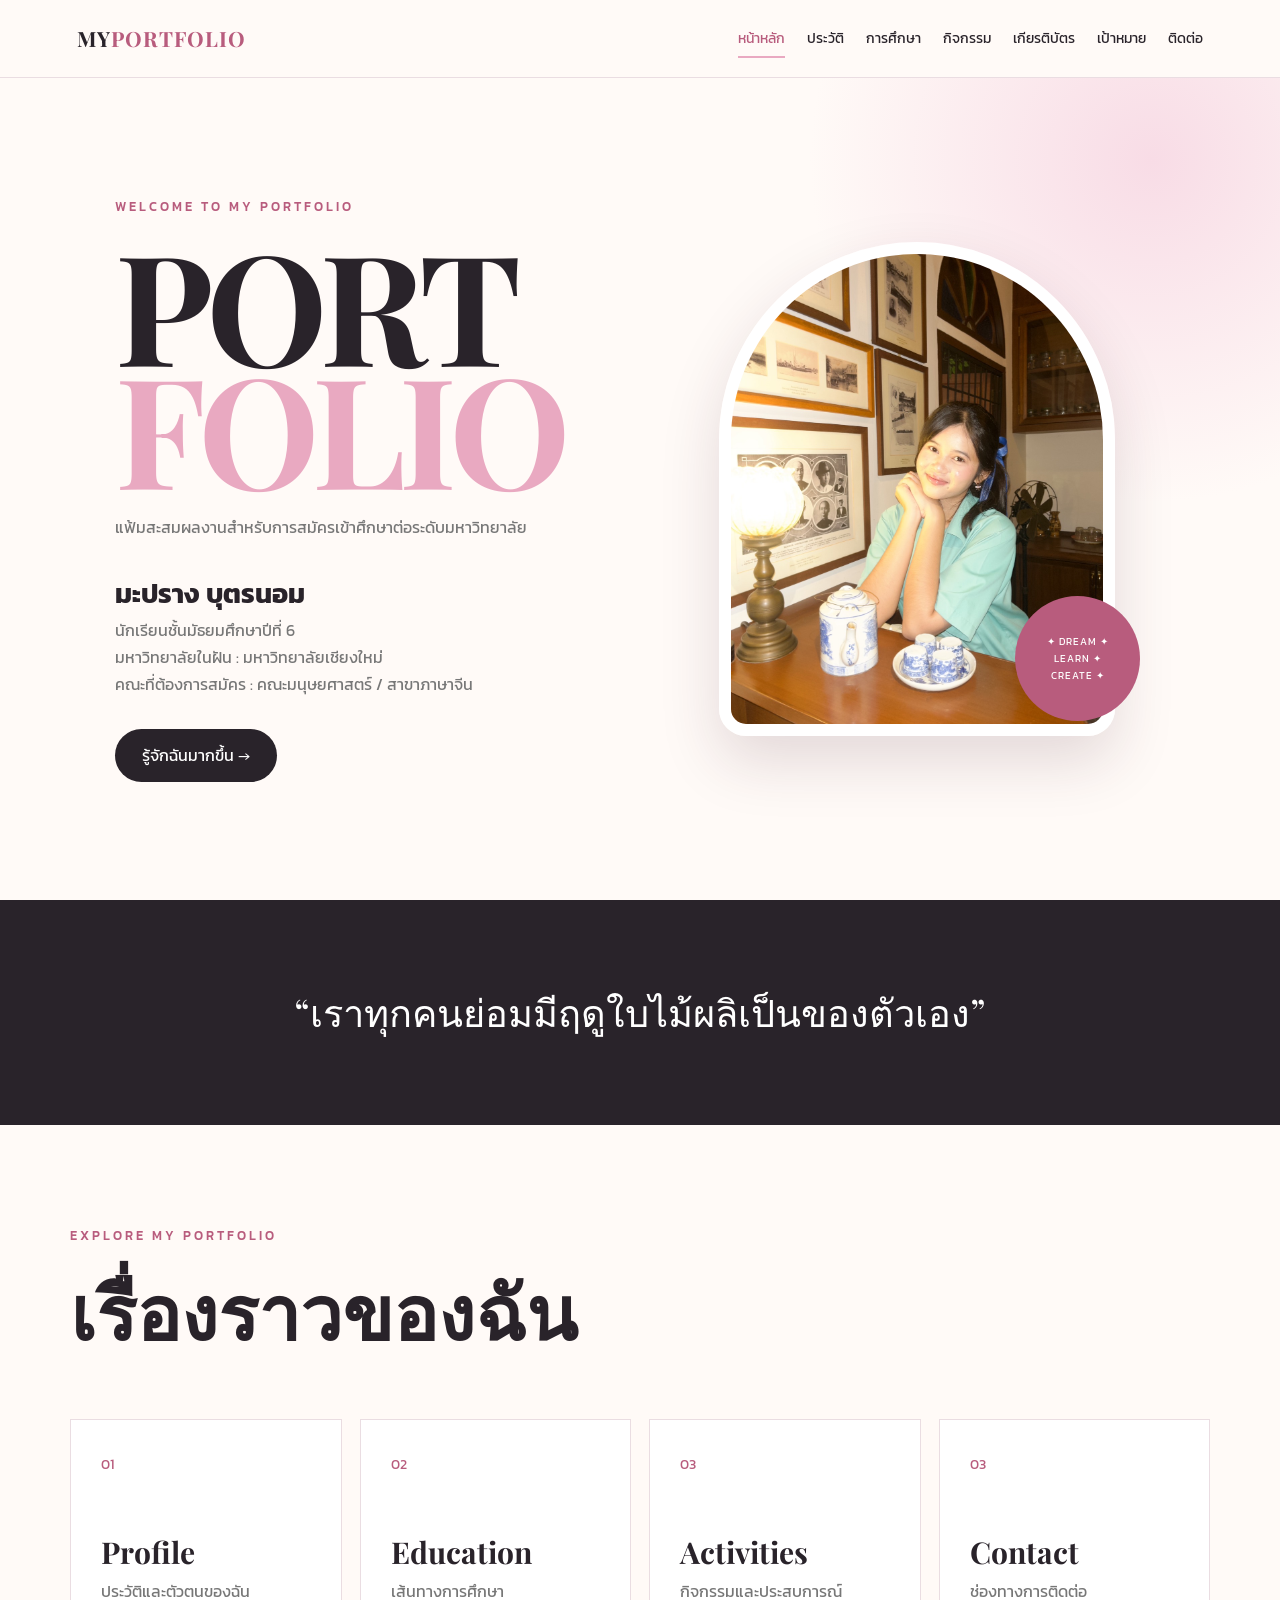
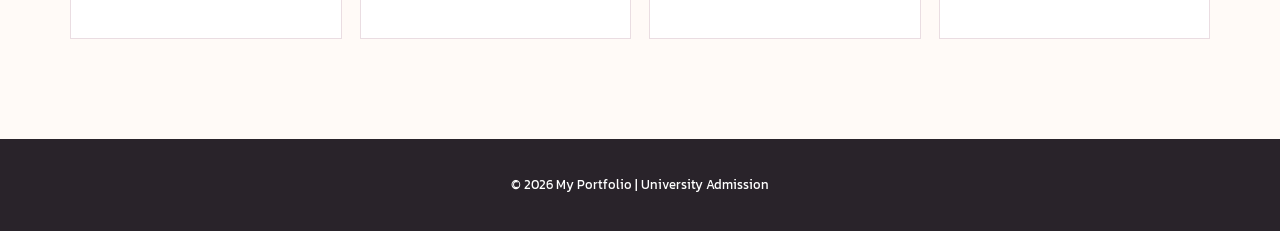
<file: index.html>
<!DOCTYPE html>
<html lang="th">
<head>
    <meta charset="UTF-8">
    <meta name="viewport" content="width=device-width, initial-scale=1.0">
    <title>Portfolio | ชื่อของคุณ</title>
    <link rel="stylesheet" href="css/style.css">
    <link href="https://fonts.googleapis.com/css2?family=Kanit:wght@300;400;500;600;700&family=Playfair+Display:wght@600;700&display=swap" rel="stylesheet">
</head>

<body>

<header class="navbar">
    <a href="index.html" class="logo">MY<span>PORTFOLIO</span></a>

    <button class="menu-btn">☰</button>

    <nav>
        <a href="index.html" class="active">หน้าหลัก</a>
        <a href="profile.html">ประวัติ</a>
        <a href="education.html">การศึกษา</a>
        <a href="activities.html">กิจกรรม</a>
        <a href="certificates.html">เกียรติบัตร</a>
        <a href="goals.html">เป้าหมาย</a>
        <a href="contact.html">ติดต่อ</a>
    </nav>
</header>

<main>

<section class="hero">
    <div class="hero-text reveal">
        <p class="small-title">WELCOME TO MY PORTFOLIO</p>

        <h1>
            PORT<br>
            <span>FOLIO</span>
        </h1>

        <p class="hero-description">
            แฟ้มสะสมผลงานสำหรับการสมัครเข้าศึกษาต่อระดับมหาวิทยาลัย
        </p>

        <div class="hero-info">
            <h2>มะปราง บุตรนอม</h2>
            <p>นักเรียนชั้นมัธยมศึกษาปีที่ 6</p>
            <p>มหาวิทยาลัยในฝัน : มหาวิทยาลัยเชียงใหม่</p>
            <p>คณะที่ต้องการสมัคร : คณะมนุษยศาสตร์ / สาขาภาษาจีน</p>
        </div>

        <a href="profile.html" class="btn">รู้จักฉันมากขึ้น →</a>
    </div>

    <div class="hero-image reveal">
        <div class="image-frame">
            <img src="images/IMG_4064.jpeg" alt="รูปโปรไฟล์">
        </div>

        <div class="circle-text">
            ✦ DREAM ✦ LEARN ✦ CREATE ✦
        </div>
    </div>
</section>

<section class="quote-section reveal">
    <p>“เราทุกคนย่อมมีฤดูใบไม้ผลิเป็นของตัวเอง”</p>
</section>

<section class="quick-section">
    <div class="section-title reveal">
        <p>EXPLORE MY PORTFOLIO</p>
        <h2>เรื่องราวของฉัน</h2>
    </div>

    <div class="card-grid">

        <a href="profile.html" class="menu-card reveal">
            <span>01</span>
            <h3>Profile</h3>
            <p>ประวัติและตัวตนของฉัน</p>
        </a>

        <a href="education.html" class="menu-card reveal">
            <span>02</span>
            <h3>Education</h3>
            <p>เส้นทางการศึกษา</p>
        </a>

        <a href="activities.html" class="menu-card reveal">
            <span>03</span>
            <h3>Activities</h3>
            <p>กิจกรรมและประสบการณ์</p>
        </a>

        <a href="contact.html" class="menu-card reveal">
            <span>03</span>
            <h3>Contact</h3>
            <p>ช่องทางการติดต่อ</p>
        </a>

    </div>
</section>

</main>

<footer>
    <p>© 2026 My Portfolio | University Admission</p>
</footer>

<script src="js/main.js"></script>
</body>
</html>
</file>
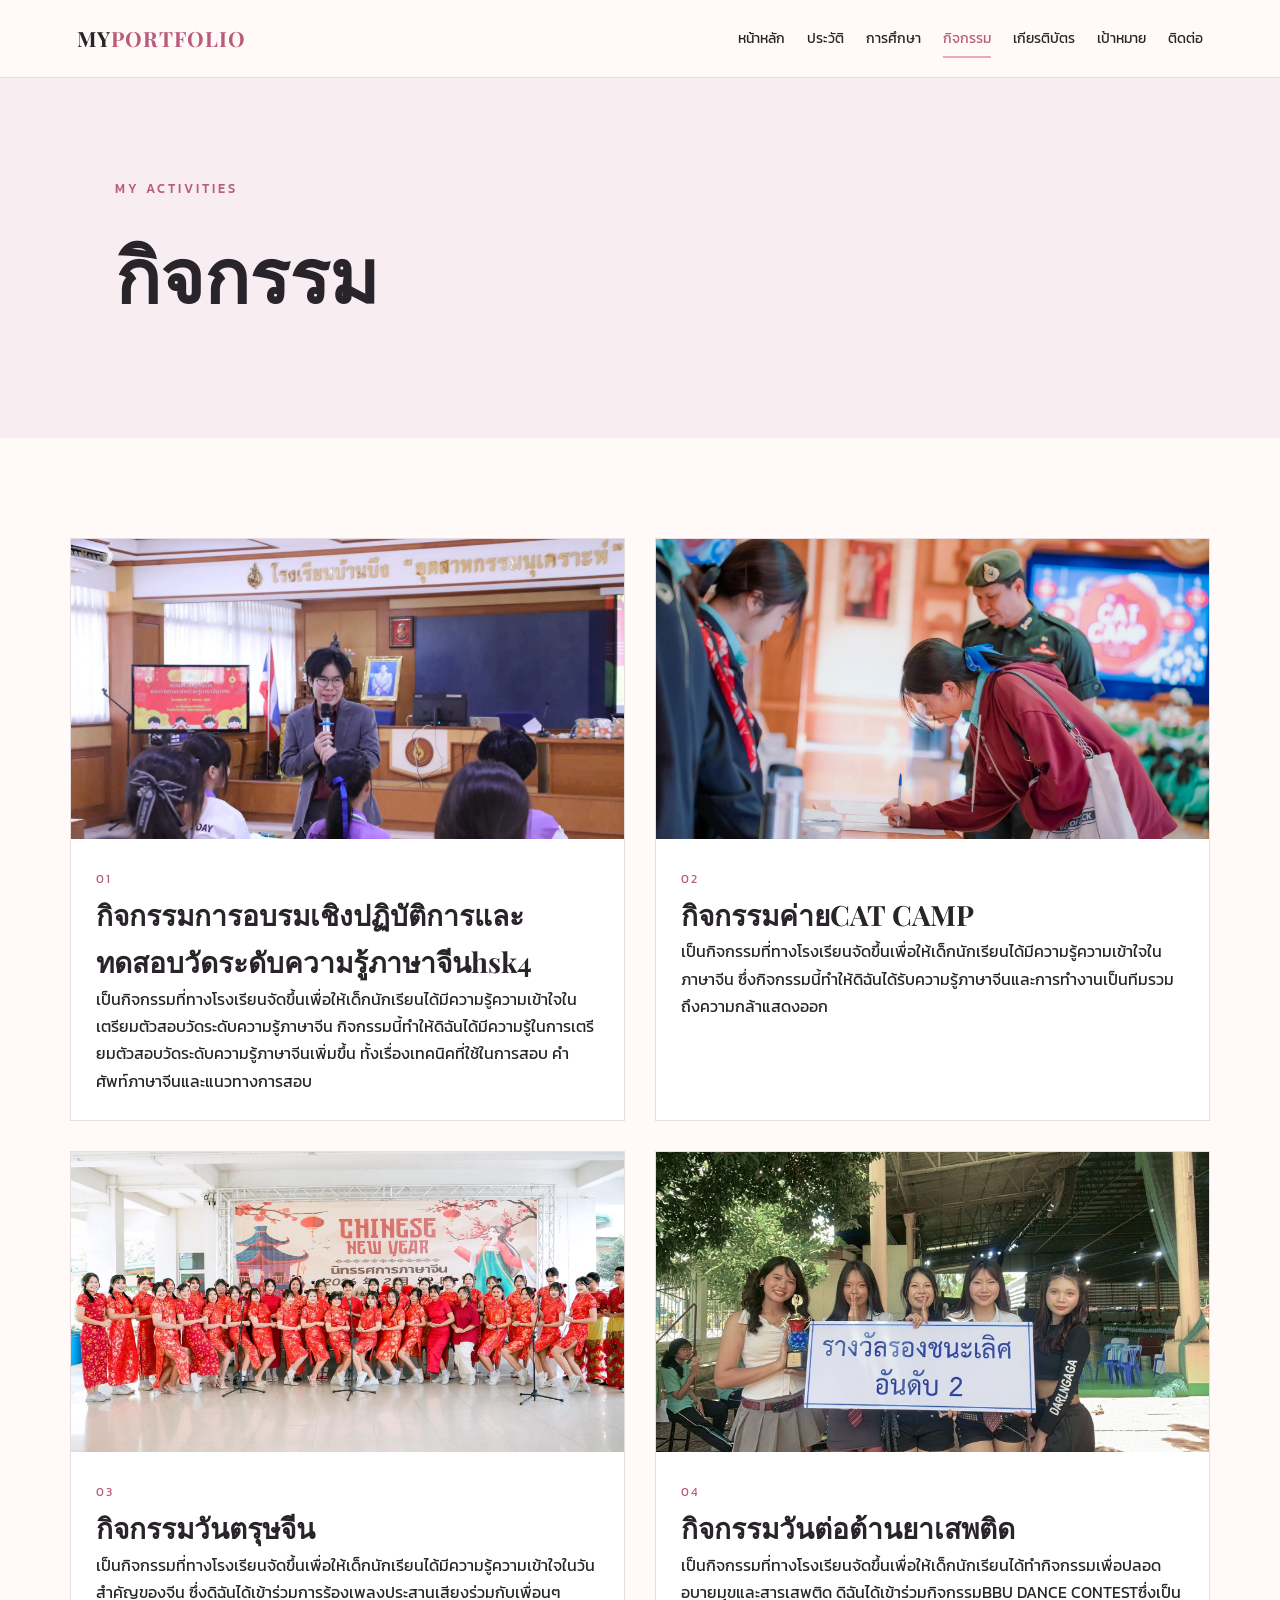
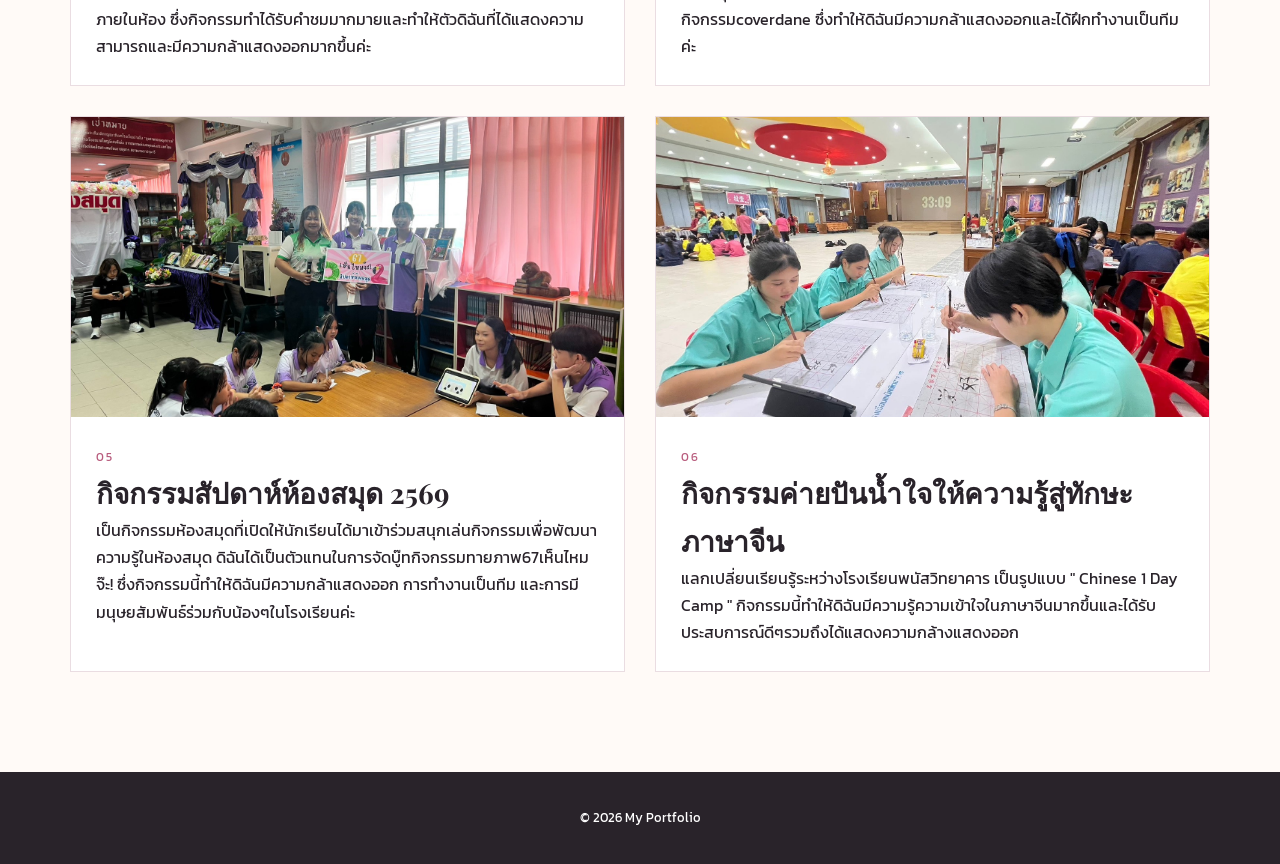
<file: activities.html>
<!DOCTYPE html>
<html lang="th">
<head>
<meta charset="UTF-8">
<meta name="viewport" content="width=device-width, initial-scale=1.0">
<title>Activities | My Portfolio</title>
<link rel="stylesheet" href="css/style.css">
<link href="https://fonts.googleapis.com/css2?family=Kanit:wght@300;400;500;600;700&family=Playfair+Display:wght@600;700&display=swap" rel="stylesheet">
</head>

<body>

<header class="navbar">
<a href="index.html" class="logo">MY<span>PORTFOLIO</span></a>
<button class="menu-btn">☰</button>

<nav>
<a href="index.html">หน้าหลัก</a>
<a href="profile.html">ประวัติ</a>
<a href="education.html">การศึกษา</a>
<a href="activities.html" class="active">กิจกรรม</a>
<a href="certificates.html">เกียรติบัตร</a>
<a href="goals.html">เป้าหมาย</a>
<a href="contact.html">ติดต่อ</a>
</nav>
</header>

<main>

<section class="page-header">
<p>MY ACTIVITIES</p>
<h1>กิจกรรม</h1>
</section>

<section class="gallery-grid">

  <div class="activity-card reveal">
<img src="images/1000016197_d7d8314f978ae24e54bb75f91ce47234-9_6_2569 13_22_47.jpeg" alt="กิจกรรม">
<div class="activity-content">
<span>01</span>
<h2>กิจกรรมการอบรมเชิงปฏิบัติการและทดสอบวัดระดับความรู้ภาษาจีนhsk4</h2>
<p>เป็นกิจกรรมที่ทางโรงเรียนจัดขึ้นเพื่อให้เด็กนักเรียนได้มีความรู้ความเข้าใจในเตรียมตัวสอบวัดระดับความรู้ภาษาจีน 
  กิจกรรมนี้ทำให้ดิฉันได้มีความรู้ในการเตรียมตัวสอบวัดระดับความรู้ภาษาจีนเพิ่มขึ้น ทั้งเรื่องเทคนิคที่ใช้ในการสอบ คำศัพท์ภาษาจีนและแนวทางการสอบ</p>
</div>
</div>

  <div class="activity-card reveal">
<img src="images/FB_IMG_1780912357228.jpg" alt="กิจกรรม">
<div class="activity-content">
<span>02</span>
<h2>กิจกรรมค่ายCAT CAMP</h2>
<p>เป็นกิจกรรมที่ทางโรงเรียนจัดขึ้นเพื่อให้เด็กนักเรียนได้มีความรู้ความเข้าใจในภาษาจีน ซึ่งกิจกรรมนี้ทำให้ดิฉันได้รับความรู้ภาษาจีนและการทำงานเป็นทีมรวมถึงความกล้าแสดงออก</p>
</div>
</div>
  
<div class="activity-card reveal">
<img src="images/FB_IMG_1780911938243.jpg" alt="กิจกรรม">
<div class="activity-content">
<span>03</span>
<h2>กิจกรรมวันตรุษจีน</h2>
<p>เป็นกิจกรรมที่ทางโรงเรียนจัดขึ้นเพื่อให้เด็กนักเรียนได้มีความรู้ความเข้าใจในวันสำคัญของจีน ซึ่งดิฉันได้เข้าร่วมการร้องเพลงประสานเสียงร่วมกับเพื่อนๆภายในห้อง 
  ซึ่งกิจกรรมทำได้รับคำชมมากมายและทำให้ตัวดิฉันที่ได้แสดงความสามารถและมีความกล้าแสดงออกมากขึ้นค่ะ</p>
</div>
</div>

  <div class="activity-card reveal">
<img src="images/IMG_3815.jpeg" alt="กิจกรรม">
<div class="activity-content">
<span>04</span>
<h2>กิจกรรมวันต่อต้านยาเสพติด</h2>
<p>เป็นกิจกรรมที่ทางโรงเรียนจัดขึ้นเพื่อให้เด็กนักเรียนได้ทำกิจกรรมเพื่อปลอดอบายมุขและสารเสพติด ดิฉันได้เข้าร่วมกิจกรรมBBU DANCE CONTESTซึ่งเป็นกิจกรรมcoverdane 
  ซึ่งทำให้ดิฉันมีความกล้าแสดงออกและได้ฝึกทำงานเป็นทีมค่ะ</p>
</div>
</div>

<div class="activity-card reveal">
<img src="images/1789521775600.jpg" alt="กิจกรรม">
<div class="activity-content">
<span>05</span>
<h2>กิจกรรมสัปดาห์ห้องสมุด 2569</h2>
<p>เป็นกิจกรรมห้องสมุดที่เปิดให้นักเรียนได้มาเข้าร่วมสนุกเล่นกิจกรรมเพื่อพัฒนาความรู้ในห้องสมุด ดิฉันได้เป็นตัวแทนในการจัดบู๊ทกิจกรรมทายภาพ67เห็นไหมจ๊ะ! 
  ซึ่งกิจกรรมนี้ทำให้ดิฉันมีความกล้าแสดงออก การทำงานเป็นทีม และการมีมนุษยสัมพันธ์ร่วมกับน้องๆในโรงเรียนค่ะ</p>
</div>
</div>

<div class="activity-card reveal">
<img src="images/1780913693893.jpg" alt="กิจกรรม">
<div class="activity-content">
<span>06</span>
<h2>กิจกรรมค่ายปันน้ำใจให้ความรู้สู่ทักษะภาษาจีน</h2>
<p>แลกเปลี่ยนเรียนรู้ระหว่างโรงเรียนพนัสวิทยาคาร 
เป็นรูปแบบ " Chinese 1 Day Camp " กิจกรรมนี้ทำให้ดิฉันมีความรู้ความเข้าใจในภาษาจีนมากขึ้นและได้รับประสบการณ์ดีๆรวมถึงได้แสดงความกล้างแสดงออก</p>
</div>
</div>

</section>

</main>

<footer>
<p>© 2026 My Portfolio</p>
</footer>

<script src="js/main.js"></script>
</body>
</html>
</file>
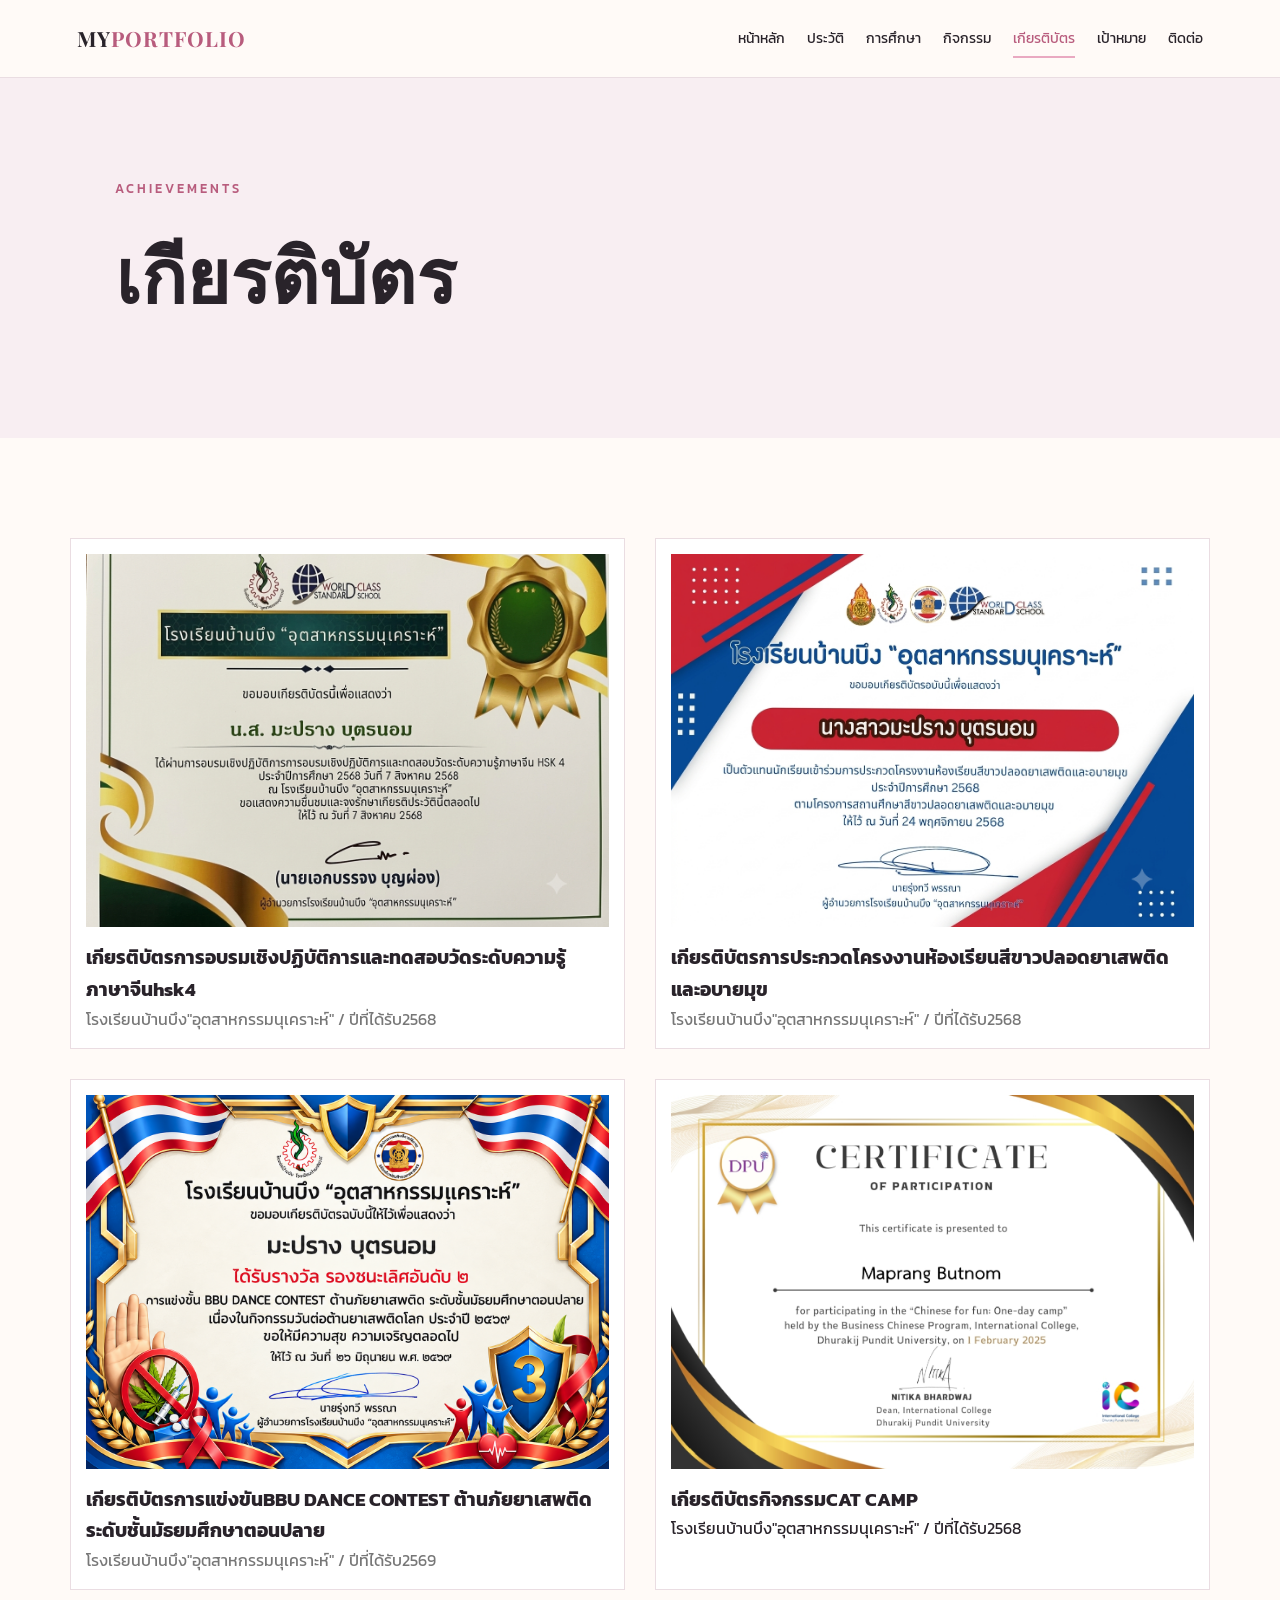
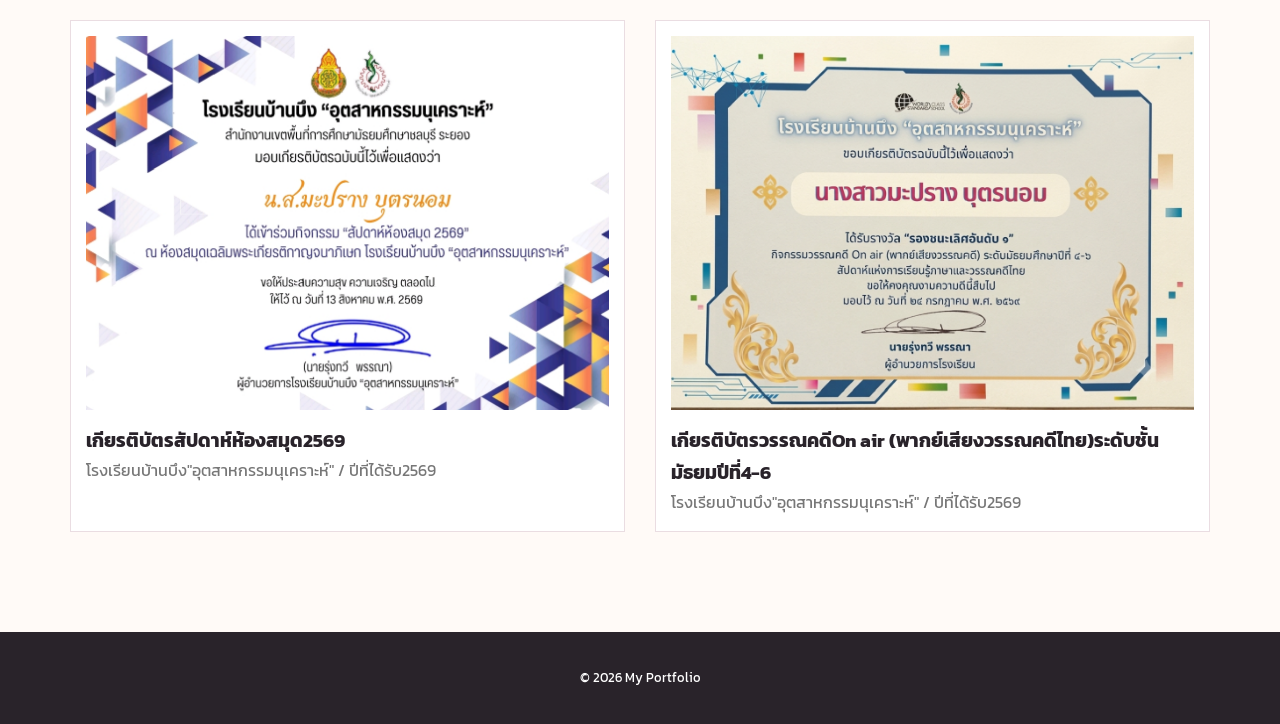
<file: certificates.html>
<!D<!DOCTYPE html>
<html lang="th">
<head>
<meta charset="UTF-8">
<meta name="viewport" content="width=device-width, initial-scale=1.0">
<title>Certificates | My Portfolio</title>
<link rel="stylesheet" href="css/style.css">
<link href="https://fonts.googleapis.com/css2?family=Kanit:wght@300;400;500;600;700&family=Playfair+Display:wght@600;700&display=swap" rel="stylesheet">
</head>

<body>

<header class="navbar">
<a href="index.html" class="logo">MY<span>PORTFOLIO</span></a>
<button class="menu-btn">☰</button>

<nav>
<a href="index.html">หน้าหลัก</a>
<a href="profile.html">ประวัติ</a>
<a href="education.html">การศึกษา</a>
<a href="activities.html">กิจกรรม</a>
<a href="certificates.html" class="active">เกียรติบัตร</a>
<a href="goals.html">เป้าหมาย</a>
<a href="contact.html">ติดต่อ</a>
</nav>
</header>

<main>

<section class="page-header">
<p>ACHIEVEMENTS</p>
<h1>เกียรติบัตร</h1>
</section>

<section class="certificate-grid">

<div class="certificate reveal">
<img src="images/1789527361966.png" alt="Certificate">
<h3>เกียรติบัตรการอบรมเชิงปฏิบัติการและทดสอบวัดระดับความรู้ภาษาจีนhsk4</h3>
<p>โรงเรียนบ้านบึง"อุตสาหกรรมนุเคราะห์" / ปีที่ได้รับ2568</p>
</div>

<div class="certificate reveal">
<img src="images/1789527272752.png" alt="Certificate">
<h3>เกียรติบัตรการประกวดโครงงานห้องเรียนสีขาวปลอดยาเสพติดและอบายมุข</h3>
<p>โรงเรียนบ้านบึง"อุตสาหกรรมนุเคราะห์" / ปีที่ได้รับ2568</p>
</div>

  <div class="certificate reveal">
<img src="images/IMG_4080.png" alt="Certificate">
<h3>เกียรติบัตรการแข่งขันBBU DANCE CONTEST ต้านภัยยาเสพติด ระดับชั้นมัธยมศึกษาตอนปลาย</h3>
<p>โรงเรียนบ้านบึง"อุตสาหกรรมนุเคราะห์" / ปีที่ได้รับ2569</p>
</div>

<div class="certificate reveal">
<img src="images/IMG_4082.jpeg" alt="Certificate">
<h3>เกียรติบัตรกิจกรรมCAT CAMP</h3>
</p>โรงเรียนบ้านบึง"อุตสาหกรรมนุเคราะห์" / ปีที่ได้รับ2568</p>
</div>

<div class="certificate reveal">
<img src="images/1786605404196.jpg" alt="Certificate">
<h3>เกียรติบัตรสัปดาห์ห้องสมุด2569</h3>
<p>โรงเรียนบ้านบึง"อุตสาหกรรมนุเคราะห์" / ปีที่ได้รับ2569</p>
</div>

  <div class="certificate reveal">
<img src="images/1789527027895.png" alt="Certificate">
<h3>เกียรติบัตรวรรณคดีOn air (พากย์เสียงวรรณคดีไทย)ระดับชั้นมัธยมปีที่4-6</h3>
<p>โรงเรียนบ้านบึง"อุตสาหกรรมนุเคราะห์" / ปีที่ได้รับ2569</p>
</div>

</section>

</main>

<footer>
<p>© 2026 My Portfolio</p>
</footer>

<script src="js/main.js"></script>
</body>
</html>
</file>
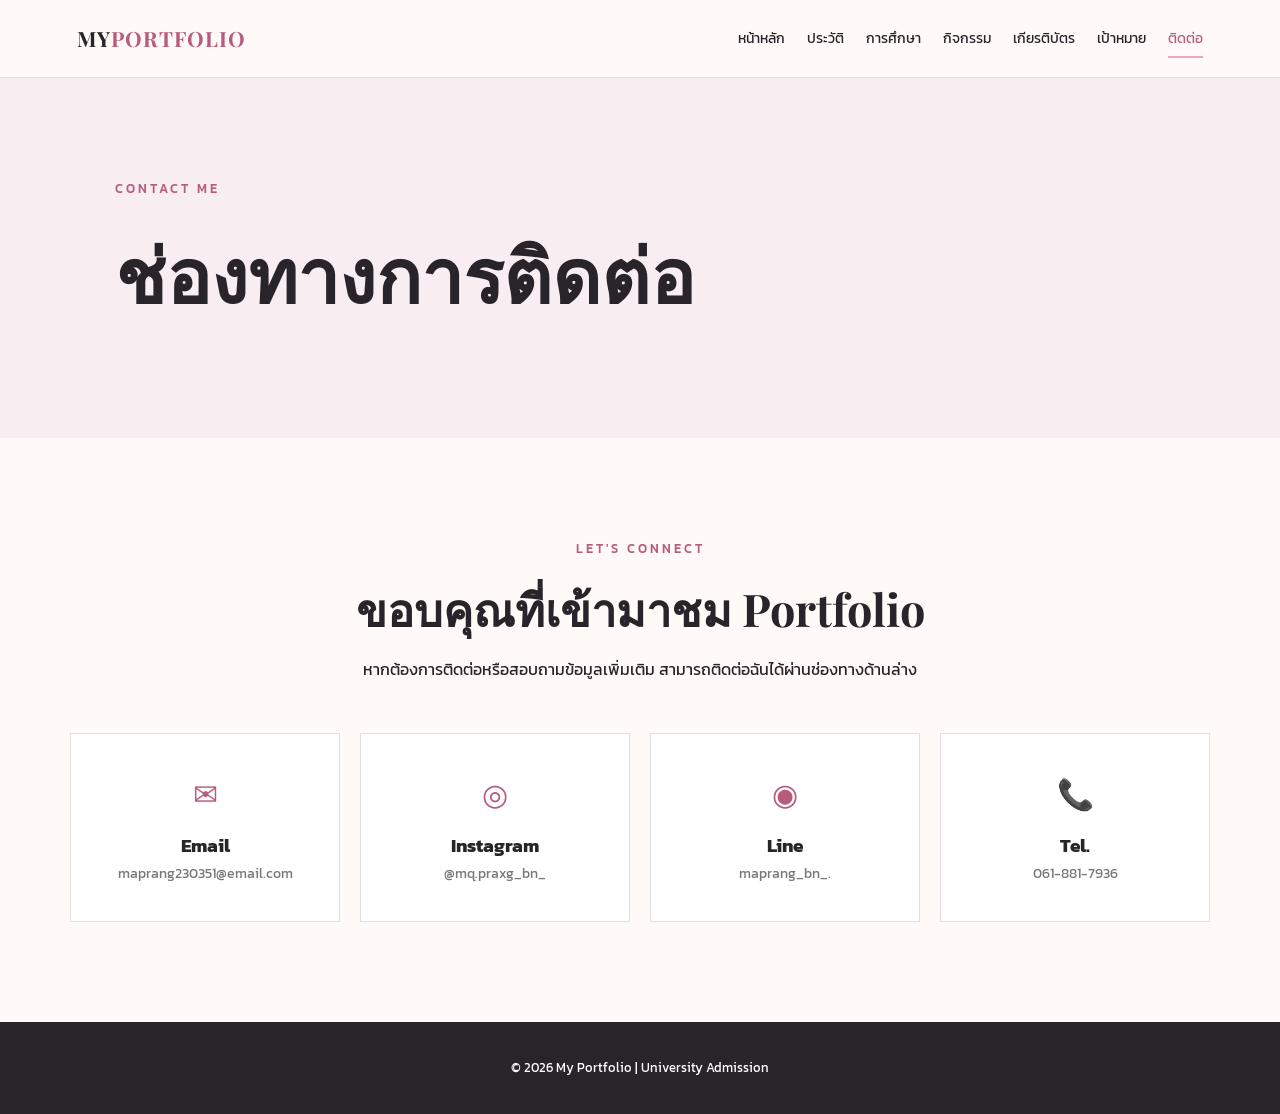
<file: contact.html>
<!DOCTYPE html>
<html lang="th">
<head>
<meta charset="UTF-8">
<meta name="viewport" content="width=device-width, initial-scale=1.0">
<title>Contact | My Portfolio</title>
<link rel="stylesheet" href="css/style.css">
<link href="https://fonts.googleapis.com/css2?family=Kanit:wght@300;400;500;600;700&family=Playfair+Display:wght@600;700&display=swap" rel="stylesheet">
</head>

<body>

<header class="navbar">
<a href="index.html" class="logo">MY<span>PORTFOLIO</span></a>
<button class="menu-btn">☰</button>

<nav>
<a href="index.html">หน้าหลัก</a>
<a href="profile.html">ประวัติ</a>
<a href="education.html">การศึกษา</a>
<a href="activities.html">กิจกรรม</a>
<a href="certificates.html">เกียรติบัตร</a>
<a href="goals.html">เป้าหมาย</a>
<a href="contact.html" class="active">ติดต่อ</a>
</nav>
</header>

<main>

<section class="page-header">
<p>CONTACT ME</p>
<h1>ช่องทางการติดต่อ</h1>
</section>

<section class="contact-section">

<div class="contact-intro reveal">
<p class="label">LET'S CONNECT</p>
<h2>ขอบคุณที่เข้ามาชม Portfolio</h2>
<p>
หากต้องการติดต่อหรือสอบถามข้อมูลเพิ่มเติม
สามารถติดต่อฉันได้ผ่านช่องทางด้านล่าง
</p>
</div>

<div class="contact-grid">

<a href="mailto:your@email.com" class="contact-card reveal">
<span>✉</span>
<h3>Email</h3>
<p>maprang230351@email.com</p>
</a>

<a href="#" class="contact-card reveal">
<span>◎</span>
<h3>Instagram</h3>
<p>@mq.praxg_bn_</p>
</a>

<a href="#" class="contact-card reveal">
<span>◉</span>
<h3>Line</h3>
<p>maprang_bn_.</p>
</a>

<a href="#" class="contact-card reveal">
<span>📞</span>
<h3>Tel.</h3>
<p>061-881-7936</p>
</a>

</div>

</section>

</main>

<footer>
<p>© 2026 My Portfolio | University Admission</p>
</footer>

<script src="js/main.js"></script>
</body>
</html>
</file>
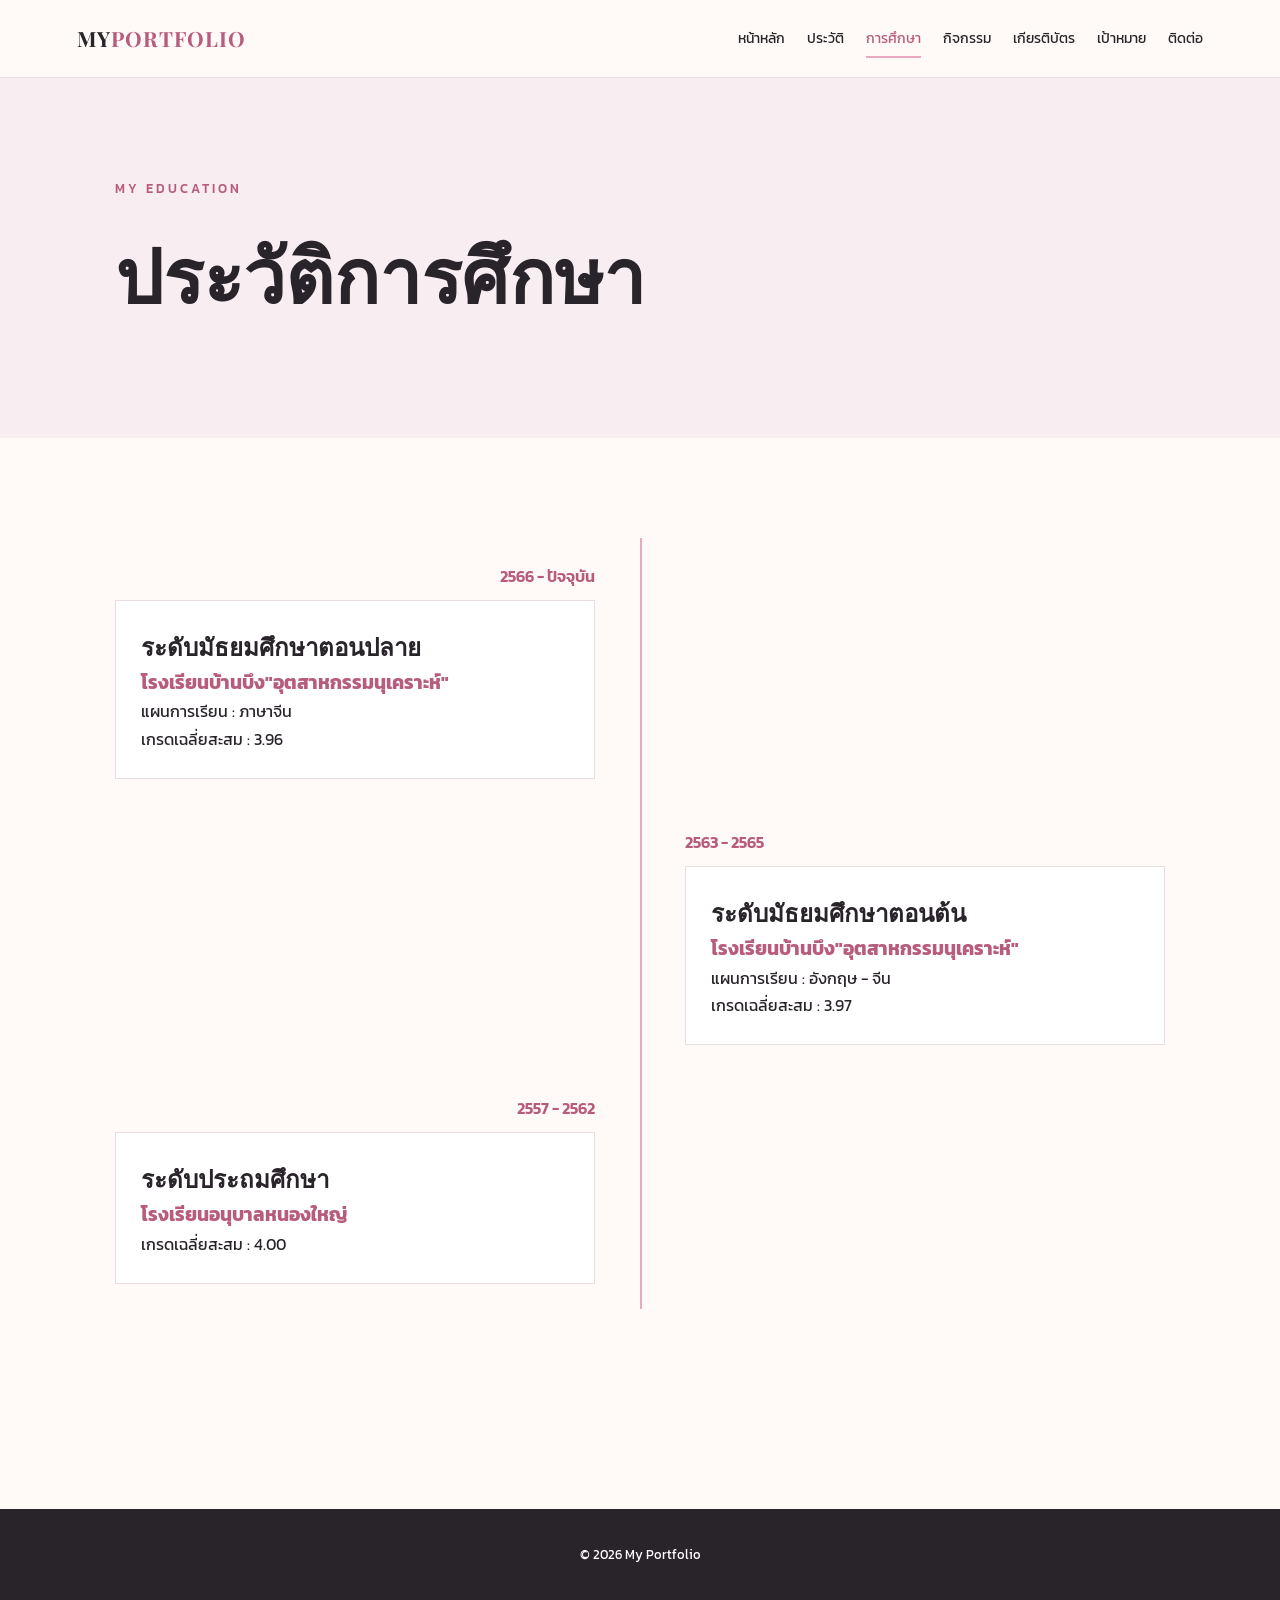
<file: education.html>
<!DOCTYPE html>
<html lang="th">
<head>
<meta charset="UTF-8">
<meta name="viewport" content="width=device-width, initial-scale=1.0">
<title>Education | My Portfolio</title>
<link rel="stylesheet" href="css/style.css">
<link href="https://fonts.googleapis.com/css2?family=Kanit:wght@300;400;500;600;700&family=Playfair+Display:wght@600;700&display=swap" rel="stylesheet">
</head>

<body>

<header class="navbar">
<a href="index.html" class="logo">MY<span>PORTFOLIO</span></a>
<button class="menu-btn">☰</button>

<nav>
<a href="index.html">หน้าหลัก</a>
<a href="profile.html">ประวัติ</a>
<a href="education.html" class="active">การศึกษา</a>
<a href="activities.html">กิจกรรม</a>
<a href="certificates.html">เกียรติบัตร</a>
<a href="goals.html">เป้าหมาย</a>
<a href="contact.html">ติดต่อ</a>
</nav>
</header>

<main>

<section class="page-header">
<p>MY EDUCATION</p>
<h1>ประวัติการศึกษา</h1>
</section>

<section class="timeline">

<div class="timeline-item reveal">
<div class="timeline-year">2566 - ปัจจุบัน</div>
<div class="timeline-card">
<h2>ระดับมัธยมศึกษาตอนปลาย</h2>
<h3>โรงเรียนบ้านบึง"อุตสาหกรรมนุเคราะห์"</h3>
<p>แผนการเรียน : ภาษาจีน</p>
<p>เกรดเฉลี่ยสะสม : 3.96</p>
</div>
</div>

<div class="timeline-item reveal">
<div class="timeline-year">2563 - 2565</div>
<div class="timeline-card">
<h2>ระดับมัธยมศึกษาตอนต้น</h2>
<h3>โรงเรียนบ้านบึง"อุตสาหกรรมนุเคราะห์"</h3>
<p>แผนการเรียน : อังกฤษ - จีน</p>
<p>เกรดเฉลี่ยสะสม : 3.97</p>
</div>
</div>

<div class="timeline-item reveal">
<div class="timeline-year">2557 - 2562</div>
<div class="timeline-card">
<h2>ระดับประถมศึกษา</h2>
<h3>โรงเรียนอนุบาลหนองใหญ่</h3>
<p>เกรดเฉลี่ยสะสม : 4.00</p>
</div>
</div>

</section>

<section class="stats">

</main>

<footer>
<p>© 2026 My Portfolio</p>
</footer>

<script src="js/main.js"></script>
</body>
</html>
</file>
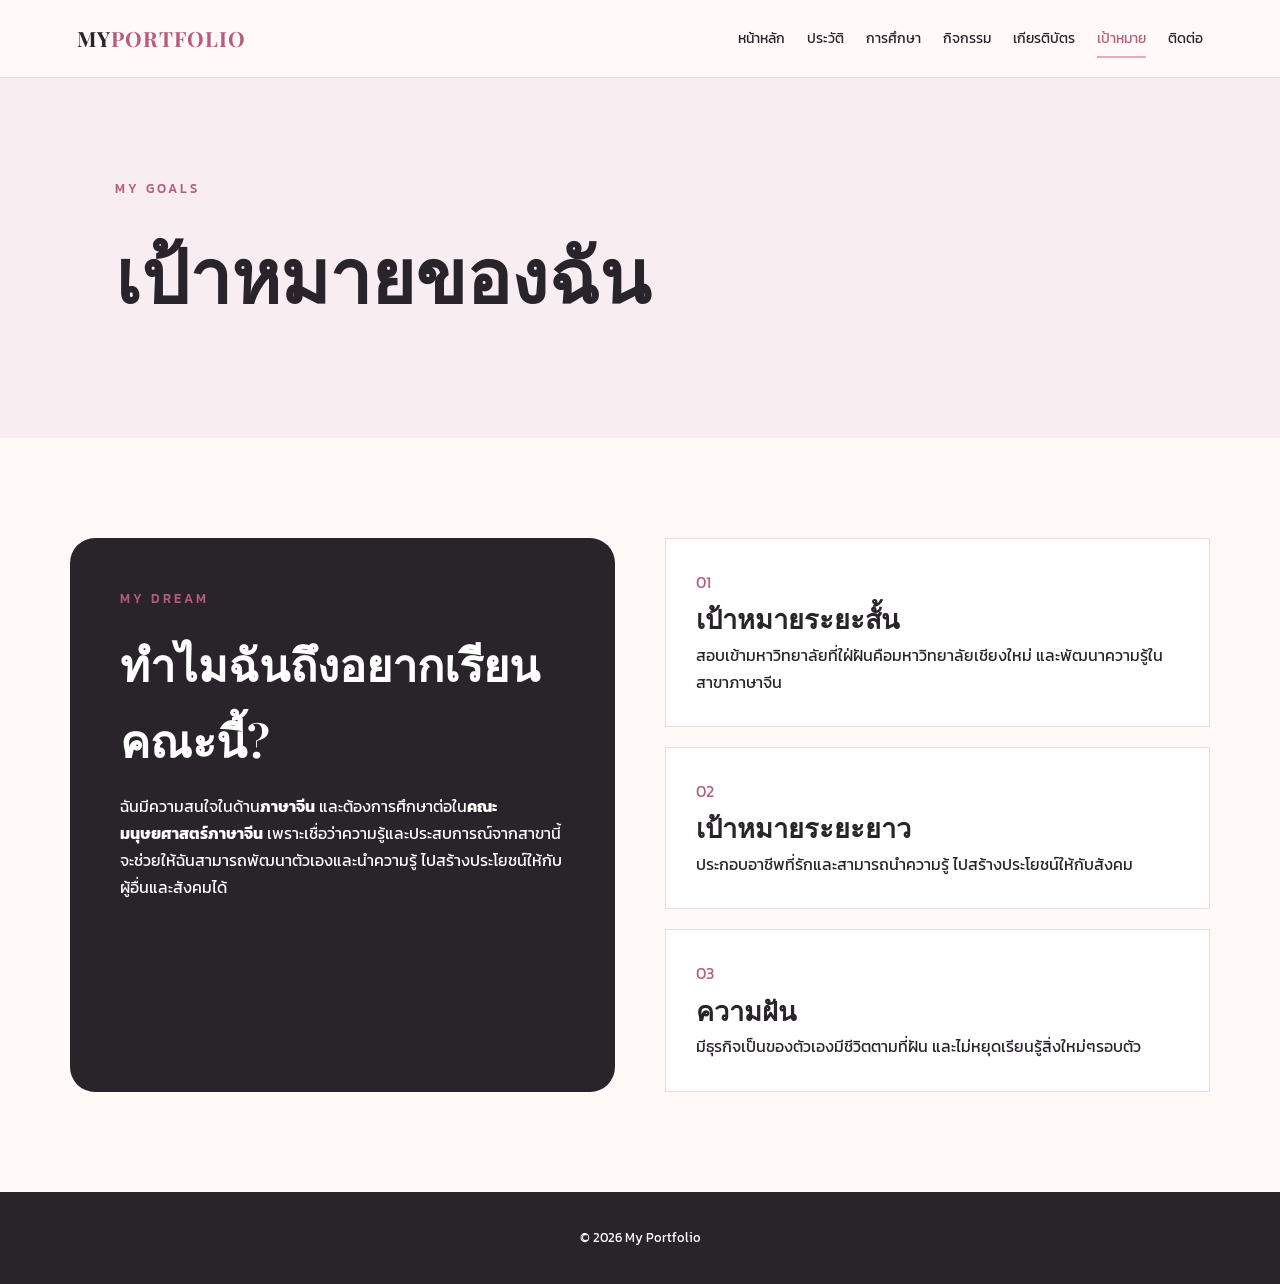
<file: goals.html>
<!DOCTYPE html>
<html lang="th">
<head>
<meta charset="UTF-8">
<meta name="viewport" content="width=device-width, initial-scale=1.0">
<title>Goals | My Portfolio</title>
<link rel="stylesheet" href="css/style.css">
<link href="https://fonts.googleapis.com/css2?family=Kanit:wght@300;400;500;600;700&family=Playfair+Display:wght@600;700&display=swap" rel="stylesheet">
</head>

<body>

<header class="navbar">
<a href="index.html" class="logo">MY<span>PORTFOLIO</span></a>
<button class="menu-btn">☰</button>

<nav>
<a href="index.html">หน้าหลัก</a>
<a href="profile.html">ประวัติ</a>
<a href="education.html">การศึกษา</a>
<a href="activities.html">กิจกรรม</a>
<a href="certificates.html">เกียรติบัตร</a>
<a href="goals.html" class="active">เป้าหมาย</a>
<a href="contact.html">ติดต่อ</a>
</nav>
</header>

<main>

<section class="page-header">
<p>MY GOALS</p>
<h1>เป้าหมายของฉัน</h1>
</section>

<section class="goal-section">

<div class="goal-main reveal">
<p class="label">MY DREAM</p>
<h2>ทำไมฉันถึงอยากเรียนคณะนี้?</h2>

<p>
ฉันมีความสนใจในด้าน<strong>ภาษาจีน</strong>
และต้องการศึกษาต่อใน<strong>คณะมนุษยศาสตร์ภาษาจีน</strong>
เพราะเชื่อว่าความรู้และประสบการณ์จากสาขานี้
จะช่วยให้ฉันสามารถพัฒนาตัวเองและนำความรู้
ไปสร้างประโยชน์ให้กับผู้อื่นและสังคมได้
</p>
</div>

<div class="goal-cards">

<div class="goal-card reveal">
<span>01</span>
<h3>เป้าหมายระยะสั้น</h3>
<p>
สอบเข้ามหาวิทยาลัยที่ใฝ่ฝันคือมหาวิทยาลัยเชียงใหม่
และพัฒนาความรู้ในสาขาภาษาจีน
</p>
</div>

<div class="goal-card reveal">
<span>02</span>
<h3>เป้าหมายระยะยาว</h3>
<p>
ประกอบอาชีพที่รักและสามารถนำความรู้
ไปสร้างประโยชน์ให้กับสังคม
</p>
</div>

<div class="goal-card reveal">
<span>03</span>
<h3>ความฝัน</h3>
<p>
มีธุรกิจเป็นของตัวเองมีชีวิตตามที่ฝัน
  และไม่หยุดเรียนรู้สิ่งใหม่ๆรอบตัว
</p>
</div>

</div>

</section>

</main>

<footer>
<p>© 2026 My Portfolio</p>
</footer>

<script src="js/main.js"></script>
</body>
</html>
</file>
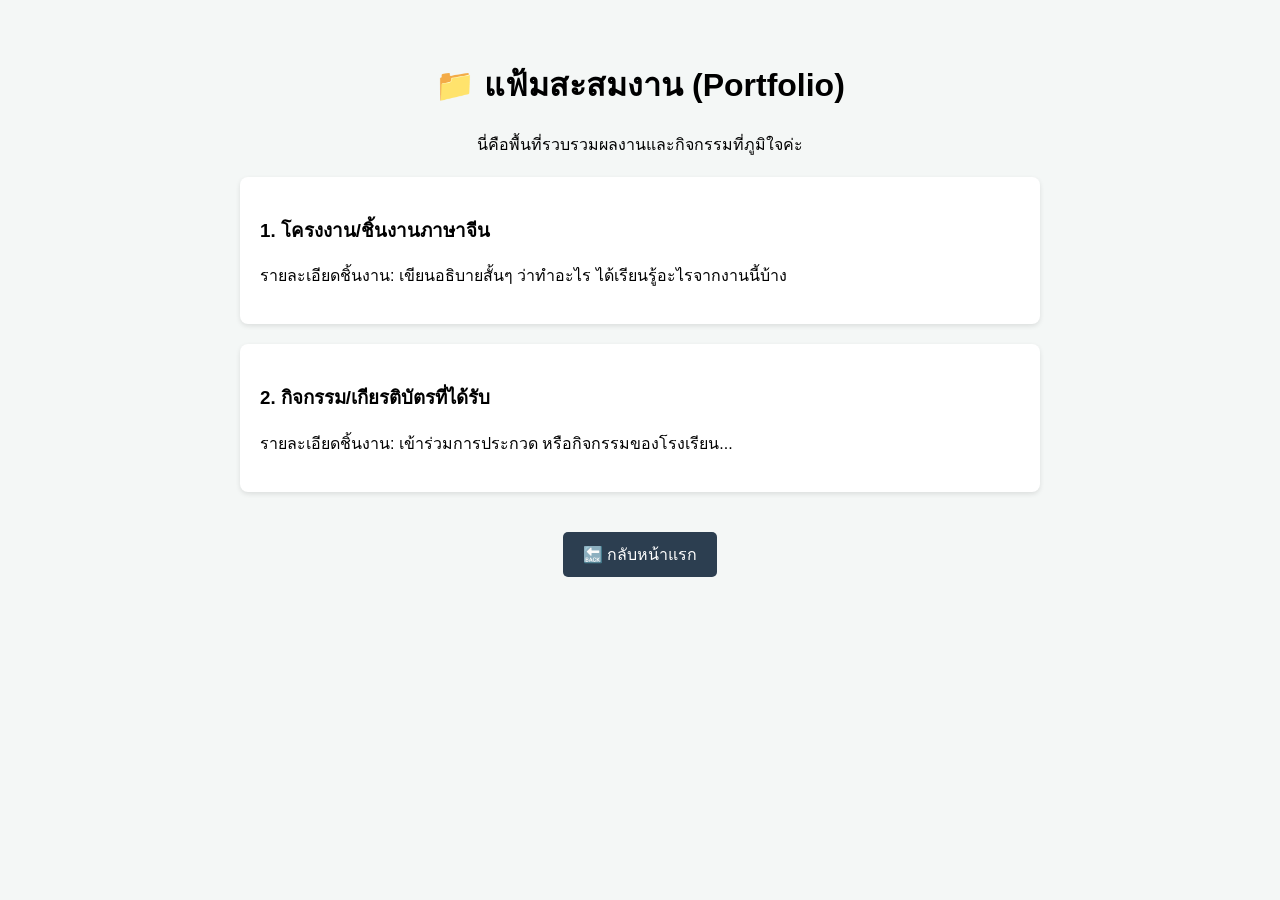
<file: portfolio.html>
<!DOCTYPE html>
<html lang="th">
<head>
    <meta charset="UTF-8">
    <meta name="viewport" content="width=device-width, initial-scale=1.0">
    <title>แฟ้มสะสมงานของฉัน</title>
    <style>
        body { font-family: sans-serif; background-color: #f4f7f6; text-align: center; padding: 30px; }
        .container { max-width: 800px; margin: 0 auto; }
        .project-card { background: white; padding: 20px; margin: 20px 0; border-radius: 8px; box-shadow: 0 2px 5px rgba(0,0,0,0.1); text-align: left; }
        .btn { display: inline-block; background: #2c3e50; color: white; padding: 10px 20px; text-decoration: none; border-radius: 5px; margin-top: 20px; }
    </style>
</head>
<body>

    <div class="container">
        <h1>📁 แฟ้มสะสมงาน (Portfolio)</h1>
        <p>นี่คือพื้นที่รวบรวมผลงานและกิจกรรมที่ภูมิใจค่ะ</p>

        <!-- กล่องผลงานชิ้นที่ 1 -->
        <div class="project-card">
            <h3>1. โครงงาน/ชิ้นงานภาษาจีน</h3>
            <p>รายละเอียดชิ้นงาน: เขียนอธิบายสั้นๆ ว่าทำอะไร ได้เรียนรู้อะไรจากงานนี้บ้าง</p>
        </div>

        <!-- กล่องผลงานชิ้นที่ 2 -->
        <div class="project-card">
            <h3>2. กิจกรรม/เกียรติบัตรที่ได้รับ</h3>
            <p>รายละเอียดชิ้นงาน: เข้าร่วมการประกวด หรือกิจกรรมของโรงเรียน...</p>
        </div>

        <!-- ปุ่มกดกลับหน้าแรก -->
        <a href="index.html" class="btn">🔙 กลับหน้าแรก</a>
    </div>

</body>
</html>
</file>
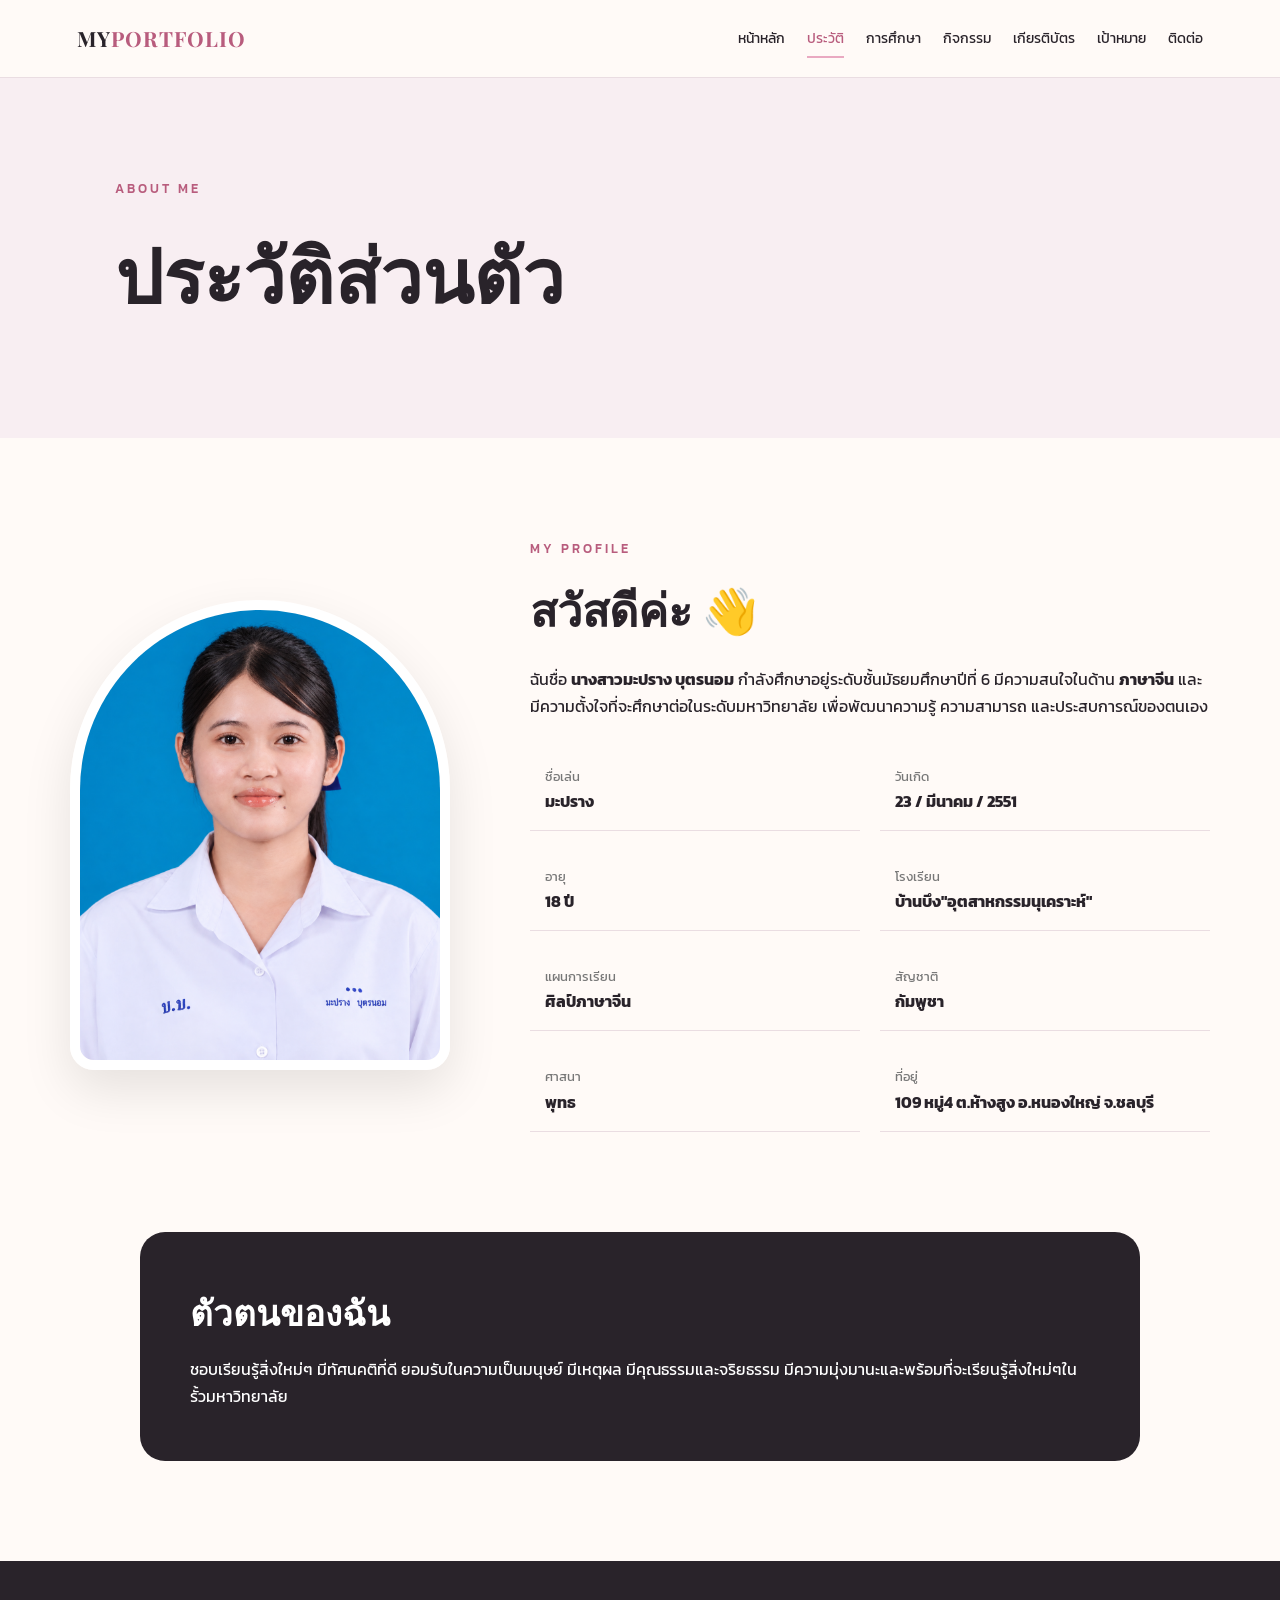
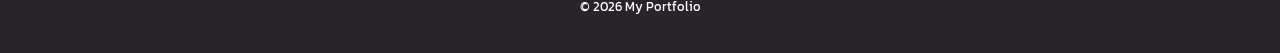
<file: profile.html>
<!DOCTYPE html>
<html lang="th">
<head>
<meta charset="UTF-8">
<meta name="viewport" content="width=device-width, initial-scale=1.0">
<title>Profile | My Portfolio</title>
<link rel="stylesheet" href="css/style.css">
<link href="https://fonts.googleapis.com/css2?family=Kanit:wght@300;400;500;600;700&family=Playfair+Display:wght@600;700&display=swap" rel="stylesheet">
</head>

<body>

<header class="navbar">
<a href="index.html" class="logo">MY<span>PORTFOLIO</span></a>
<button class="menu-btn">☰</button>

<nav>
<a href="index.html">หน้าหลัก</a>
<a href="profile.html" class="active">ประวัติ</a>
<a href="education.html">การศึกษา</a>
<a href="activities.html">กิจกรรม</a>
<a href="certificates.html">เกียรติบัตร</a>
<a href="goals.html">เป้าหมาย</a>
<a href="contact.html">ติดต่อ</a>
</nav>
</header>

<main>

<section class="page-header">
<p>ABOUT ME</p>
<h1>ประวัติส่วนตัว</h1>
</section>

<section class="profile-section">

<div class="profile-photo reveal">
<img src="images/IMG_4079.png" alt="รูปโปรไฟล์">
</div>

<div class="profile-content reveal">
<p class="label">MY PROFILE</p>
<h2>สวัสดีค่ะ 👋</h2>

<p>
ฉันชื่อ <strong>นางสาวมะปราง บุตรนอม</strong>
กำลังศึกษาอยู่ระดับชั้นมัธยมศึกษาปีที่ 6
มีความสนใจในด้าน <strong>ภาษาจีน</strong>
และมีความตั้งใจที่จะศึกษาต่อในระดับมหาวิทยาลัย
เพื่อพัฒนาความรู้ ความสามารถ และประสบการณ์ของตนเอง
</p>

<div class="info-grid">

<div>
<span>ชื่อเล่น</span>
<strong>มะปราง</strong>
</div>

<div>
<span>วันเกิด</span>
<strong>23 / มีนาคม / 2551</strong>
</div>

  <div>
<span>อายุ</span>
<strong>18 ปี</strong>
</div>

<div>
<span>โรงเรียน</span>
<strong>บ้านบึง"อุตสาหกรรมนุเคราะห์"</strong>
</div>

<div>
<span>แผนการเรียน</span>
<strong>ศิลป์ภาษาจีน</strong>
</div>

  <div>
<span>สัญชาติ</span>
<strong>กัมพูชา</strong>
</div>

  <div>
<span>ศาสนา</span>
<strong>พุทธ</strong>
</div>

  <div>
<span>ที่อยู่</span>
<strong>109 หมู่4 ต.ห้างสูง อ.หนองใหญ่ จ.ชลบุรี</strong>
</div>
  
</div>
</div>

</section>

<section class="about-box reveal">
<h2>ตัวตนของฉัน</h2>
<p>
ชอบเรียนรู้สิ่งใหม่ๆ มีทัศนคติที่ดี ยอมรับในความเป็นมนุษย์ มีเหตุผล
มีคุณธรรมและจริยธรรม มีความมุ่งมานะและพร้อมที่จะเรียนรู้สิ่งใหม่ๆในรั้วมหาวิทยาลัย
</p>
</section>


</main>

<footer>
<p>© 2026 My Portfolio</p>
</footer>

<script src="js/main.js"></script>
</body>
</html>
</file>
<file: css/style.css>
:root{
    --pink:#e9a9c1;
    --dark-pink:#b85c7d;
    --cream:#fffaf7;
    --dark:#29232a;
    --gray:#777;
    --white:#ffffff;
    --light:#f8eef2;
    --border:#eadde2;
}

*{
    margin:0;
    padding:0;
    box-sizing:border-box;
}

html{
    scroll-behavior:smooth;
}

body{
    font-family:'Kanit',sans-serif;
    background:var(--cream);
    color:var(--dark);
    line-height:1.7;
}

a{
    text-decoration:none;
    color:inherit;
}

img{
    max-width:100%;
    display:block;
}

.navbar{
    height:78px;
    padding:0 6%;
    display:flex;
    align-items:center;
    justify-content:space-between;
    background:rgba(255,250,247,.94);
    backdrop-filter:blur(12px);
    border-bottom:1px solid var(--border);
    position:sticky;
    top:0;
    z-index:1000;
}

.logo{
    font-family:'Playfair Display',serif;
    font-size:21px;
    font-weight:700;
    letter-spacing:1px;
}

.logo span{
    color:var(--dark-pink);
}

nav{
    display:flex;
    gap:22px;
}

nav a{
    font-size:14px;
    transition:.3s;
    position:relative;
}

nav a:hover,
nav a.active{
    color:var(--dark-pink);
}

nav a.active:after{
    content:"";
    position:absolute;
    width:100%;
    height:2px;
    background:var(--pink);
    bottom:-8px;
    left:0;
}

.menu-btn{
    display:none;
    border:0;
    background:none;
    font-size:25px;
}

.hero{
    min-height:calc(100vh - 78px);
    padding:80px 9%;
    display:grid;
    grid-template-columns:1fr 1fr;
    align-items:center;
    gap:60px;
    background:
        radial-gradient(circle at 90% 10%,#f8dce6 0,transparent 25%),
        var(--cream);
}

.small-title,
.label,
.page-header p,
.section-title p{
    color:var(--dark-pink);
    letter-spacing:3px;
    font-size:13px;
    font-weight:500;
}

.hero h1{
    font-family:'Playfair Display',serif;
    font-size:clamp(80px,12vw,170px);
    line-height:.8;
    margin:25px 0;
    letter-spacing:-7px;
}

.hero h1 span{
    color:var(--pink);
}

.hero-description{
    color:var(--gray);
    max-width:500px;
}

.hero-info{
    margin:30px 0;
}

.hero-info h2{
    font-size:27px;
}

.hero-info p{
    color:var(--gray);
}

.btn{
    display:inline-block;
    padding:13px 27px;
    background:var(--dark);
    color:white;
    border-radius:50px;
    transition:.3s;
}

.btn:hover{
    background:var(--dark-pink);
    transform:translateY(-3px);
}

.hero-image{
    position:relative;
    display:flex;
    justify-content:center;
    align-items:center;
}

.image-frame{
    width:min(430px,80%);
    aspect-ratio:4/5;
    overflow:hidden;
    border-radius:220px 220px 30px 30px;
    border:12px solid white;
    box-shadow:0 25px 60px rgba(70,30,50,.15);
}

.image-frame img{
    width:100%;
    height:100%;
    object-fit:cover;
}

.circle-text{
    position:absolute;
    bottom:15px;
    right:5%;
    width:125px;
    height:125px;
    border-radius:50%;
    background:var(--dark-pink);
    color:white;
    display:flex;
    align-items:center;
    justify-content:center;
    text-align:center;
    font-size:10px;
    padding:20px;
    letter-spacing:1px;
}

.quote-section{
    padding:80px 10%;
    text-align:center;
    background:var(--dark);
    color:white;
}

.quote-section p{
    font-family:'Playfair Display',serif;
    font-size:clamp(22px,3vw,38px);
}

.quick-section,
.profile-section,
.timeline,
.gallery-grid,
.project-grid,
.certificate-grid,
.skills-container,
.goal-section,
.contact-section{
    max-width:1200px;
    margin:auto;
    padding:100px 30px;
}

.section-title{
    margin-bottom:45px;
}

.section-title h2,
.page-header h1{
    font-family:'Playfair Display',serif;
    font-size:clamp(42px,6vw,75px);
}

.card-grid{
    display:grid;
    grid-template-columns:repeat(4,1fr);
    gap:18px;
}

.menu-card{
    min-height:220px;
    padding:30px;
    background:white;
    border:1px solid var(--border);
    transition:.35s;
}

.menu-card:hover{
    transform:translateY(-8px);
    background:var(--dark);
    color:white;
}

.menu-card span{
    color:var(--dark-pink);
    font-size:14px;
}

.menu-card h3{
    font-family:'Playfair Display',serif;
    font-size:30px;
    margin-top:50px;
}

.menu-card p{
    color:var(--gray);
}

.page-header{
    padding:100px 9%;
    background:var(--light);
}

.page-header h1{
    margin-top:10px;
}

.profile-section{
    display:grid;
    grid-template-columns:380px 1fr;
    gap:80px;
    align-items:center;
}

.profile-photo{
    border-radius:200px 200px 25px 25px;
    overflow:hidden;
    border:10px solid white;
    box-shadow:0 20px 50px rgba(0,0,0,.1);
}

.profile-photo img{
    width:100%;
    aspect-ratio:4/5;
    object-fit:cover;
}

.profile-content h2{
    font-family:'Playfair Display',serif;
    font-size:45px;
    margin:10px 0 20px;
}

.info-grid{
    display:grid;
    grid-template-columns:1fr 1fr;
    gap:20px;
    margin-top:30px;
}

.info-grid div{
    padding:15px;
    border-bottom:1px solid var(--border);
}

.info-grid span{
    display:block;
    color:var(--gray);
    font-size:13px;
}

.about-box{
    max-width:1000px;
    margin:0 auto 100px;
    padding:50px;
    background:var(--dark);
    color:white;
    border-radius:25px;
}

.about-box h2{
    font-family:'Playfair Display',serif;
    font-size:35px;
    margin-bottom:15px;
}

.timeline{
    position:relative;
}

.timeline:before{
    content:"";
    position:absolute;
    left:50%;
    top:100px;
    bottom:100px;
    width:2px;
    background:var(--pink);
}

.timeline-item{
    width:50%;
    padding:25px 45px;
    position:relative;
}

.timeline-item:nth-child(odd){
    margin-left:0;
    text-align:right;
}

.timeline-item:nth-child(even){
    margin-left:50%;
}

.timeline-year{
    color:var(--dark-pink);
    font-weight:600;
}

.timeline-card{
    background:white;
    border:1px solid var(--border);
    padding:25px;
    margin-top:10px;
    text-align:left;
}

.timeline-card h2{
    font-family:'Playfair Display',serif;
}

.timeline-card h3{
    color:var(--dark-pink);
}

.stats{
    max-width:1100px;
    margin:0 auto 100px;
    display:grid;
    grid-template-columns:repeat(4,1fr);
    gap:20px;
    padding:0 30px;
}

.stat-card{
    text-align:center;
    padding:35px;
    background:white;
    border:1px solid var(--border);
}

.stat-card h2{
    font-family:'Playfair Display',serif;
    font-size:45px;
    color:var(--dark-pink);
}

.gallery-grid{
    display:grid;
    grid-template-columns:1fr 1fr;
    gap:30px;
}

.activity-card{
    background:white;
    overflow:hidden;
    border:1px solid var(--border);
}

.activity-card img{
    width:100%;
    height:300px;
    object-fit:cover;
}

.activity-content{
    padding:25px;
}

.activity-content span,
.project-info span{
    color:var(--dark-pink);
    letter-spacing:2px;
    font-size:12px;
}

.activity-content h2{
    font-family:'Playfair Display',serif;
    font-size:28px;
}

.project-grid{
    display:grid;
    grid-template-columns:repeat(2,1fr);
    gap:30px;
}

.project-card{
    background:white;
    border:1px solid var(--border);
    overflow:hidden;
}

.project-card img{
    width:100%;
    height:300px;
    object-fit:cover;
}

.project-info{
    padding:30px;
}

.project-info h2{
    font-family:'Playfair Display',serif;
    font-size:32px;
    margin:7px 0;
}

.tags{
    display:flex;
    flex-wrap:wrap;
    gap:8px;
    margin-top:20px;
}

.tags b,
.soft-skills span{
    font-size:12px;
    font-weight:400;
    padding:7px 14px;
    background:var(--light);
    border-radius:30px;
}

.certificate-grid{
    display:grid;
    grid-template-columns:repeat(2,1fr);
    gap:30px;
}

.certificate{
    background:white;
    padding:15px;
    border:1px solid var(--border);
}

.certificate img{
    width:100%;
    aspect-ratio:1.4;
    object-fit:cover;
}

.certificate h3{
    margin-top:15px;
}

.certificate p{
    color:var(--gray);
}

.skills-container{
    display:grid;
    grid-template-columns:1fr 1fr;
    gap:30px;
}

.skill-box{
    padding:40px;
    background:white;
    border:1px solid var(--border);
}

.skill-box h2{
    font-family:'Playfair Display',serif;
    font-size:35px;
    margin-bottom:30px;
}

.skill{
    margin:25px 0;
}

.skill > div:first-child{
    display:flex;
    justify-content:space-between;
}

.skill strong{
    color:var(--dark-pink);
}

.bar{
    height:7px;
    background:#eee;
    border-radius:10px;
    overflow:hidden;
}

.bar i{
    display:block;
    height:100%;
    background:var(--pink);
}

.soft-skills{
    display:flex;
    flex-wrap:wrap;
    gap:12px;
}

.goal-section{
    display:grid;
    grid-template-columns:1fr 1fr;
    gap:50px;
}

.goal-main{
    padding:50px;
    background:var(--dark);
    color:white;
    border-radius:25px;
}

.goal-main h2{
    font-family:'Playfair Display',serif;
    font-size:45px;
    margin:15px 0;
}

.goal-cards{
    display:grid;
    gap:20px;
}

.goal-card{
    background:white;
    border:1px solid var(--border);
    padding:30px;
}

.goal-card span{
    color:var(--dark-pink);
}

.goal-card h3{
    font-family:'Playfair Display',serif;
    font-size:27px;
}

.contact-section{
    text-align:center;
}

.contact-intro{
    max-width:700px;
    margin:0 auto 50px;
}

.contact-intro h2{
    font-family:'Playfair Display',serif;
    font-size:45px;
    margin:10px 0;
}

.contact-grid{
    display:grid;
    grid-template-columns:repeat(4,1fr);
    gap:20px;
}

.contact-card{
    padding:35px 20px;
    background:white;
    border:1px solid var(--border);
    transition:.3s;
}

.contact-card:hover{
    transform:translateY(-7px);
    background:var(--dark);
    color:white;
}

.contact-card span{
    font-size:30px;
    color:var(--dark-pink);
}

.contact-card h3{
    margin-top:10px;
}

.contact-card p{
    color:var(--gray);
    font-size:14px;
}

footer{
    padding:35px;
    text-align:center;
    background:var(--dark);
    color:white;
    font-size:13px;
}

.reveal{
    opacity:0;
    transform:translateY(25px);
    transition:opacity .8s ease,transform .8s ease;
}

.reveal.show{
    opacity:1;
    transform:translateY(0);
}

@media(max-width:1000px){

    nav{
        gap:12px;
    }

    nav a{
        font-size:12px;
    }

    .card-grid{
        grid-template-columns:1fr 1fr;
    }

    .contact-grid{
        grid-template-columns:1fr 1fr;
    }
}

@media(max-width:750px){

    .navbar{
        height:65px;
    }

    .menu-btn{
        display:block;
    }

    nav{
        position:absolute;
        top:65px;
        left:0;
        width:100%;
        background:white;
        flex-direction:column;
        padding:20px 30px;
        display:none;
        border-bottom:1px solid var(--border);
    }

    nav.open{
        display:flex;
    }

    nav a.active:after{
        display:none;
    }

    .hero{
        grid-template-columns:1fr;
        padding:60px 7%;
        text-align:center;
    }

    .hero h1{
        font-size:90px;
    }

    .hero-description{
        margin:auto;
    }

    .hero-image{
        order:-1;
    }

    .image-frame{
        width:65%;
    }

    .circle-text{
        right:12%;
    }

    .profile-section,
    .goal-section,
    .skills-container{
        grid-template-columns:1fr;
    }

    .profile-photo{
        max-width:320px;
        margin:auto;
    }

    .gallery-grid,
    .project-grid,
    .certificate-grid{
        grid-template-columns:1fr;
    }

    .timeline:before{
        left:15px;
    }

    .timeline-item,
    .timeline-item:nth-child(even){
        width:100%;
        margin-left:0;
        padding-left:45px;
        text-align:left;
    }

    .stats{
        grid-template-columns:1fr 1fr;
    }

    .card-grid{
        grid-template-columns:1fr;
    }

    .contact-grid{
        grid-template-columns:1fr 1fr;
    }

    .page-header{
        padding:70px 7%;
    }
}

@media(max-width:450px){

    .hero h1{
        font-size:70px;
    }

    .info-grid{
        grid-template-columns:1fr;
    }

    .stats,
    .contact-grid{
        grid-template-columns:1fr;
    }

    .quick-section,
    .profile-section,
    .timeline,
    .gallery-grid,
    .project-grid,
    .certificate-grid,
    .skills-container,
    .goal-section,
    .contact-section{
        padding-left:20px;
        padding-right:20px;
    }
}
</file>
